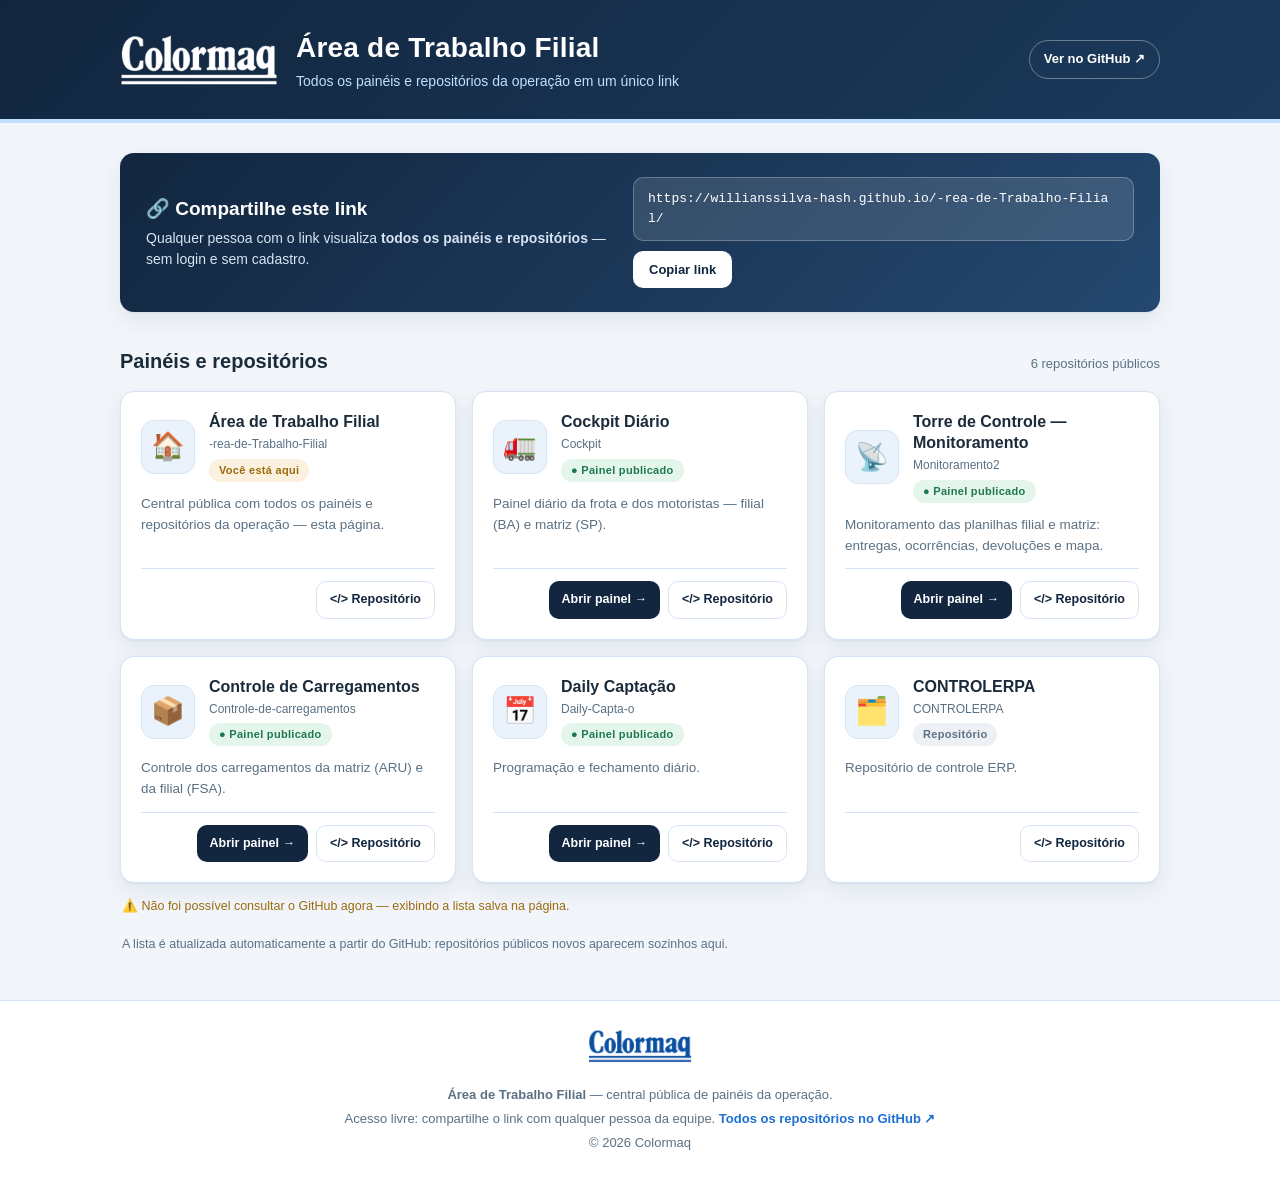
<file: index.html>
<!doctype html>
<html lang="pt-BR">
<head>
<meta charset="utf-8">
<meta name="viewport" content="width=device-width, initial-scale=1">
<title>Área de Trabalho Filial • Colormaq</title>
<meta name="description" content="Central pública da Área de Trabalho Filial — todos os painéis e repositórios da operação em um único link, acessíveis a qualquer pessoa.">
<link rel="icon" type="image/png" href="assets/logo-colormaq-blue.png">
<style>
  :root {
    --navy: #12263F;
    --navy-2: #1B3A5C;
    --blue: #1D6FD1;
    --blue-soft: #EAF2FC;
    --line: #D7E4F4;
    --bg: #F2F6FB;
    --card: #FFFFFF;
    --text: #1C2B3A;
    --muted: #5A7184;
    --green: #1E7A4E;
    --radius: 14px;
    --shadow: 0 1px 2px rgba(18, 38, 63, .06), 0 8px 24px rgba(18, 38, 63, .08);
  }
  * { box-sizing: border-box; }
  html { scroll-behavior: smooth; }
  body {
    margin: 0;
    font-family: -apple-system, BlinkMacSystemFont, "Segoe UI", Roboto, "Helvetica Neue", Arial, sans-serif;
    background: var(--bg);
    color: var(--text);
    line-height: 1.55;
  }
  .wrap { max-width: 1080px; margin: 0 auto; padding: 0 20px; }

  /* ---------- Cabeçalho ---------- */
  .topbar {
    background: linear-gradient(135deg, var(--navy) 0%, var(--navy-2) 100%);
    color: #fff;
    border-bottom: 4px solid #BFE0FF;
  }
  .topbar-inner {
    display: flex;
    align-items: center;
    gap: 18px;
    padding-top: 26px;
    padding-bottom: 26px;
  }
  .brand-logo { height: 52px; width: auto; }
  .brand-text { flex: 1; min-width: 0; }
  .brand-text h1 {
    margin: 0;
    font-size: clamp(20px, 3.2vw, 28px);
    letter-spacing: .2px;
  }
  .brand-text p { margin: 2px 0 0; color: #BFE0FF; font-size: 14px; }
  .github-link {
    color: #fff;
    text-decoration: none;
    font-size: 13px;
    font-weight: 600;
    border: 1px solid rgba(255, 255, 255, .35);
    border-radius: 999px;
    padding: 8px 14px;
    white-space: nowrap;
    transition: background .15s ease;
  }
  .github-link:hover { background: rgba(255, 255, 255, .12); }

  /* ---------- Cartão de compartilhamento ---------- */
  .share-card {
    background: linear-gradient(135deg, var(--navy) 0%, #24486F 100%);
    color: #fff;
    border-radius: var(--radius);
    box-shadow: var(--shadow);
    padding: 24px 26px;
    margin: 30px 0 34px;
    display: flex;
    flex-wrap: wrap;
    align-items: center;
    gap: 18px 26px;
  }
  .share-info { flex: 1 1 320px; }
  .share-info h2 { margin: 0 0 4px; font-size: 19px; }
  .share-info p { margin: 0; color: #D7E4F4; font-size: 14px; }
  .share-actions { display: flex; flex-wrap: wrap; align-items: center; gap: 10px; flex: 1 1 360px; }
  .share-url {
    font-family: ui-monospace, SFMono-Regular, Menlo, Consolas, monospace;
    font-size: 13px;
    background: rgba(255, 255, 255, .12);
    border: 1px solid rgba(255, 255, 255, .25);
    border-radius: 10px;
    padding: 11px 14px;
    color: #fff;
    word-break: break-all;
    flex: 1 1 auto;
  }
  .btn-copy, .btn-share {
    border: 0;
    border-radius: 10px;
    padding: 11px 16px;
    font-size: 13px;
    font-weight: 700;
    cursor: pointer;
    transition: transform .12s ease, background .15s ease;
  }
  .btn-copy { background: #fff; color: var(--navy); }
  .btn-copy:hover { background: #EAF2FC; }
  .btn-copy:active { transform: scale(.97); }
  .btn-share { background: #1D6FD1; color: #fff; }
  .btn-share:hover { background: #175FB4; }

  /* ---------- Seção / grade ---------- */
  .section-head {
    display: flex;
    align-items: baseline;
    justify-content: space-between;
    gap: 12px;
    flex-wrap: wrap;
    margin: 0 0 14px;
  }
  .section-head h2 { margin: 0; font-size: 20px; }
  .muted { color: var(--muted); font-size: 13px; }

  .grid {
    display: grid;
    grid-template-columns: repeat(auto-fill, minmax(300px, 1fr));
    gap: 16px;
  }
  .card {
    background: var(--card);
    border: 1px solid var(--line);
    border-radius: var(--radius);
    box-shadow: var(--shadow);
    padding: 20px;
    display: flex;
    flex-direction: column;
    gap: 12px;
    transition: transform .15s ease, box-shadow .15s ease;
  }
  .card:hover { transform: translateY(-3px); box-shadow: 0 4px 8px rgba(18,38,63,.08), 0 16px 34px rgba(18,38,63,.13); }
  .card-top { display: flex; align-items: center; gap: 14px; }
  .icon {
    flex: none;
    width: 54px; height: 54px;
    display: grid;
    place-items: center;
    font-size: 27px;
    background: var(--blue-soft);
    border: 1px solid var(--line);
    border-radius: 13px;
  }
  .card-top h3 { margin: 0; font-size: 16px; line-height: 1.3; }
  .card-top .sub { font-size: 12px; color: var(--muted); margin-top: 2px; }

  .badge {
    display: inline-block;
    margin-top: 5px;
    font-size: 11px;
    font-weight: 700;
    letter-spacing: .3px;
    padding: 3px 10px;
    border-radius: 999px;
  }
  .badge.live  { background: #E4F5EC; color: var(--green); }
  .badge.plain { background: #EDF0F4; color: var(--muted); }
  .badge.here  { background: #FCF0DE; color: #9A6B0F; }

  .desc { margin: 0; font-size: 13.5px; color: var(--muted); flex: 1; }
  .card-foot {
    display: flex;
    align-items: center;
    justify-content: space-between;
    gap: 10px;
    flex-wrap: wrap;
    border-top: 1px solid var(--line);
    padding-top: 12px;
  }
  .date { font-size: 12px; color: var(--muted); white-space: nowrap; }
  .btns { display: flex; gap: 8px; flex-wrap: wrap; }
  .btn {
    display: inline-flex;
    align-items: center;
    gap: 6px;
    border-radius: 10px;
    padding: 8px 13px;
    font-size: 12.5px;
    font-weight: 700;
    text-decoration: none;
    transition: background .15s ease, border-color .15s ease;
  }
  .btn-primary { background: var(--navy); color: #fff; }
  .btn-primary:hover { background: var(--navy-2); }
  .btn-ghost { background: #fff; color: var(--navy); border: 1px solid var(--line); }
  .btn-ghost:hover { border-color: var(--navy); }

  .note { margin: 18px 2px 0; font-size: 12.5px; color: var(--muted); }
  .offline-note { display: none; margin: 14px 2px 0; font-size: 12.5px; color: #9A6B0F; }

  /* ---------- Rodapé ---------- */
  footer {
    margin-top: 46px;
    background: #fff;
    border-top: 1px solid var(--line);
    padding: 28px 20px 34px;
    text-align: center;
  }
  .footer-logo { height: 34px; margin-bottom: 10px; }
  footer p { margin: 4px 0; font-size: 13px; color: var(--muted); }
  footer a { color: var(--blue); font-weight: 600; text-decoration: none; }
  footer a:hover { text-decoration: underline; }

  .loading { color: var(--muted); font-size: 14px; padding: 12px 2px; }

  @media (max-width: 560px) {
    .topbar-inner { flex-wrap: wrap; }
    .github-link { order: 3; }
    .brand-logo { height: 42px; }
  }
</style>
</head>
<body>

<header class="topbar">
  <div class="wrap topbar-inner">
    <img src="assets/logo-colormaq-white.png" alt="Logo Colormaq" class="brand-logo">
    <div class="brand-text">
      <h1>Área de Trabalho Filial</h1>
      <p>Todos os painéis e repositórios da operação em um único link</p>
    </div>
    <a class="github-link" href="https://github.com/willianssilva-hash?tab=repositories" target="_blank" rel="noopener">Ver no GitHub ↗</a>
  </div>
</header>

<main class="wrap">

  <section class="share-card" aria-label="Compartilhar o link de acesso">
    <div class="share-info">
      <h2>🔗 Compartilhe este link</h2>
      <p>Qualquer pessoa com o link visualiza <strong>todos os painéis e repositórios</strong> — sem login e sem cadastro.</p>
    </div>
    <div class="share-actions">
      <span class="share-url" id="share-url">https://willianssilva-hash.github.io/-rea-de-Trabalho-Filial/</span>
      <button class="btn-copy" id="copy-btn" type="button">Copiar link</button>
      <button class="btn-share" id="native-share-btn" type="button" hidden>Compartilhar</button>
    </div>
  </section>

  <section aria-label="Painéis e repositórios">
    <div class="section-head">
      <h2>Painéis e repositórios</h2>
      <span class="muted" id="repo-count"></span>
    </div>
    <div id="grid" class="grid" aria-live="polite">
      <div class="loading">Carregando repositórios…</div>
    </div>
    <p class="offline-note" id="offline-note">⚠️ Não foi possível consultar o GitHub agora — exibindo a lista salva na página.</p>
    <p class="note">A lista é atualizada automaticamente a partir do GitHub: repositórios públicos novos aparecem sozinhos aqui.</p>
  </section>

</main>

<footer>
  <img src="assets/logo-colormaq-blue.png" alt="Logo Colormaq" class="footer-logo">
  <p><strong>Área de Trabalho Filial</strong> — central pública de painéis da operação.</p>
  <p>Acesso livre: compartilhe o link com qualquer pessoa da equipe. <a href="https://github.com/willianssilva-hash?tab=repositories" target="_blank" rel="noopener">Todos os repositórios no GitHub ↗</a></p>
  <p>© <span id="year"></span> Colormaq</p>
</footer>

<script>
(function () {
  'use strict';

  var OWNER = 'willianssilva-hash';
  var HUB_REPO = '-rea-de-Trabalho-Filial';
  var SHARE_URL = 'https://' + OWNER + '.github.io/' + HUB_REPO + '/';
  var API_URL = 'https://api.github.com/users/' + OWNER + '/repos?per_page=100&sort=updated';
  var CACHE_KEY = 'atf-repos-cache-v1';
  var CACHE_TTL = 5 * 60 * 1000; // 5 minutos

  /* Informações amigáveis dos repositórios conhecidos.
     Usadas como enriquecimento dos dados da API e como
     lista reserva caso a consulta ao GitHub falhe. */
  var KNOWN = [
    { name: HUB_REPO,                    display: 'Área de Trabalho Filial',           icon: '🏠', desc: 'Central pública com todos os painéis e repositórios da operação — esta página.' },
    { name: 'Cockpit',                   display: 'Cockpit Diário',                    icon: '🚛', desc: 'Painel diário da frota e dos motoristas — filial (BA) e matriz (SP).' },
    { name: 'Monitoramento2',            display: 'Torre de Controle — Monitoramento', icon: '📡', desc: 'Monitoramento das planilhas filial e matriz: entregas, ocorrências, devoluções e mapa.' },
    { name: 'Controle-de-carregamentos', display: 'Controle de Carregamentos',         icon: '📦', desc: 'Controle dos carregamentos da matriz (ARU) e da filial (FSA).' },
    { name: 'Daily-Capta-o',             display: 'Daily Captação',                    icon: '📅', desc: 'Programação e fechamento diário.' },
    { name: 'CONTROLERPA',               display: 'CONTROLERPA',                       icon: '🗂️', desc: 'Repositório de controle ERP.' }
  ];
  var KNOWN_BY_NAME = {};
  KNOWN.forEach(function (k) { KNOWN_BY_NAME[k.name] = k; });

  function pagesUrl(name) { return 'https://' + OWNER + '.github.io/' + name + '/'; }
  function repoUrl(name)  { return 'https://github.com/' + OWNER + '/' + name; }

  var dateFmt;
  try { dateFmt = new Intl.DateTimeFormat('pt-BR', { day: 'numeric', month: 'short', year: 'numeric' }); }
  catch (e) { dateFmt = null; }
  function formatDate(iso) {
    if (!iso) return '';
    var d = new Date(iso);
    if (isNaN(d.getTime())) return '';
    return dateFmt ? 'Atualizado em ' + dateFmt.format(d) : 'Atualizado em ' + d.toISOString().slice(0, 10);
  }

  function esc(s) {
    return String(s == null ? '' : s).replace(/[&<>"']/g, function (c) {
      return { '&': '&amp;', '<': '&lt;', '>': '&gt;', '"': '&quot;', "'": '&#39;' }[c];
    });
  }

  /* ---------- Carregamento (API + cache + reserva) ---------- */
  function readCache() {
    try {
      var raw = localStorage.getItem(CACHE_KEY);
      if (!raw) return null;
      var data = JSON.parse(raw);
      if (!data || !data.repos || !data.at || Date.now() - data.at > CACHE_TTL) return null;
      return data.repos;
    } catch (e) { return null; }
  }
  function writeCache(repos) {
    try { localStorage.setItem(CACHE_KEY, JSON.stringify({ at: Date.now(), repos: repos })); } catch (e) {}
  }

  function fetchRepos() {
    var controller = window.AbortController ? new AbortController() : null;
    var timer = controller ? setTimeout(function () { controller.abort(); }, 7000) : null;
    return fetch(API_URL, { headers: { 'Accept': 'application/vnd.github+json' }, signal: controller ? controller.signal : undefined })
      .then(function (res) {
        if (timer) clearTimeout(timer);
        if (!res.ok) throw new Error('HTTP ' + res.status);
        return res.json();
      });
  }

  function normalize(apiList) {
    return apiList.map(function (r) {
      var known = KNOWN_BY_NAME[r.name] || {};
      return {
        name: r.name,
        display: known.display || r.name,
        desc: known.desc || r.description || '',
        icon: known.icon || '📊',
        hasPages: !!r.has_pages && r.name !== HUB_REPO,
        isHub: r.name === HUB_REPO,
        pushedAt: r.pushed_at || null
      };
    });
  }

  function fallbackList() {
    return KNOWN.map(function (k) {
      return {
        name: k.name,
        display: k.display,
        desc: k.desc,
        icon: k.icon,
        hasPages: k.name !== HUB_REPO && k.name !== 'CONTROLERPA',
        isHub: k.name === HUB_REPO,
        pushedAt: null
      };
    });
  }

  function sortRepos(list) {
    var weight = function (r) {
      if (r.isHub) return 0;            // central primeiro
      if (r.hasPages) return 1;         // painéis publicados em seguida
      return 2;                         // demais repositórios
    };
    return list.slice().sort(function (a, b) {
      var wa = weight(a), wb = weight(b);
      if (wa !== wb) return wa - wb;
      var ta = a.pushedAt ? Date.parse(a.pushedAt) : 0;
      var tb = b.pushedAt ? Date.parse(b.pushedAt) : 0;
      return tb - ta; // mais recentes primeiro
    });
  }

  /* ---------- Renderização ---------- */
  function cardHtml(r) {
    var badge;
    if (r.isHub) {
      badge = '<span class="badge here">Você está aqui</span>';
    } else if (r.hasPages) {
      badge = '<span class="badge live">● Painel publicado</span>';
    } else {
      badge = '<span class="badge plain">Repositório</span>';
    }

    var openBtn = (r.hasPages && !r.isHub)
      ? '<a class="btn btn-primary" href="' + esc(pagesUrl(r.name)) + '" target="_blank" rel="noopener">Abrir painel →</a>'
      : '';

    return '' +
      '<article class="card">' +
        '<div class="card-top">' +
          '<span class="icon" aria-hidden="true">' + r.icon + '</span>' +
          '<div>' +
            '<h3>' + esc(r.display) + '</h3>' +
            '<div class="sub">' + esc(r.name) + '</div>' +
            badge +
          '</div>' +
        '</div>' +
        '<p class="desc">' + esc(r.desc || 'Repositório público de ' + OWNER + '.') + '</p>' +
        '<div class="card-foot">' +
          '<span class="date">' + esc(formatDate(r.pushedAt)) + '</span>' +
          '<div class="btns">' +
            openBtn +
            '<a class="btn btn-ghost" href="' + esc(repoUrl(r.name)) + '" target="_blank" rel="noopener">&lt;/&gt; Repositório</a>' +
          '</div>' +
        '</div>' +
      '</article>';
  }

  function render(repos) {
    var grid = document.getElementById('grid');
    var sorted = sortRepos(repos);
    grid.innerHTML = sorted.map(cardHtml).join('');
    document.getElementById('repo-count').textContent =
      sorted.length + (sorted.length === 1 ? ' repositório público' : ' repositórios públicos');
  }

  /* ---------- Boot ---------- */
  document.getElementById('year').textContent = new Date().getFullYear();

  var cached = readCache();
  if (cached) render(cached);

  fetchRepos()
    .then(function (apiList) {
      var repos = normalize(Array.isArray(apiList) ? apiList : []);
      if (!repos.length) throw new Error('lista vazia');
      writeCache(repos);
      render(repos);
    })
    .catch(function () {
      if (!cached) {
        render(fallbackList());
        document.getElementById('offline-note').style.display = 'block';
      }
    });

  /* ---------- Compartilhar ---------- */
  var copyBtn = document.getElementById('copy-btn');
  copyBtn.addEventListener('click', function () {
    var done = function () {
      copyBtn.textContent = '✓ Copiado!';
      setTimeout(function () { copyBtn.textContent = 'Copiar link'; }, 2000);
    };
    if (navigator.clipboard && navigator.clipboard.writeText) {
      navigator.clipboard.writeText(SHARE_URL).then(done, function () { legacyCopy(done); });
    } else {
      legacyCopy(done);
    }
  });
  function legacyCopy(done) {
    var ta = document.createElement('textarea');
    ta.value = SHARE_URL;
    ta.style.position = 'fixed';
    ta.style.opacity = '0';
    document.body.appendChild(ta);
    ta.select();
    try { document.execCommand('copy'); done(); } catch (e) {}
    document.body.removeChild(ta);
  }

  var shareBtn = document.getElementById('native-share-btn');
  if (navigator.share) {
    shareBtn.hidden = false;
    shareBtn.addEventListener('click', function () {
      navigator.share({
        title: 'Área de Trabalho Filial',
        text: 'Todos os painéis e repositórios da operação em um único link:',
        url: SHARE_URL
      }).catch(function () {});
    });
  }
})();
</script>
</body>
</html>
</file>
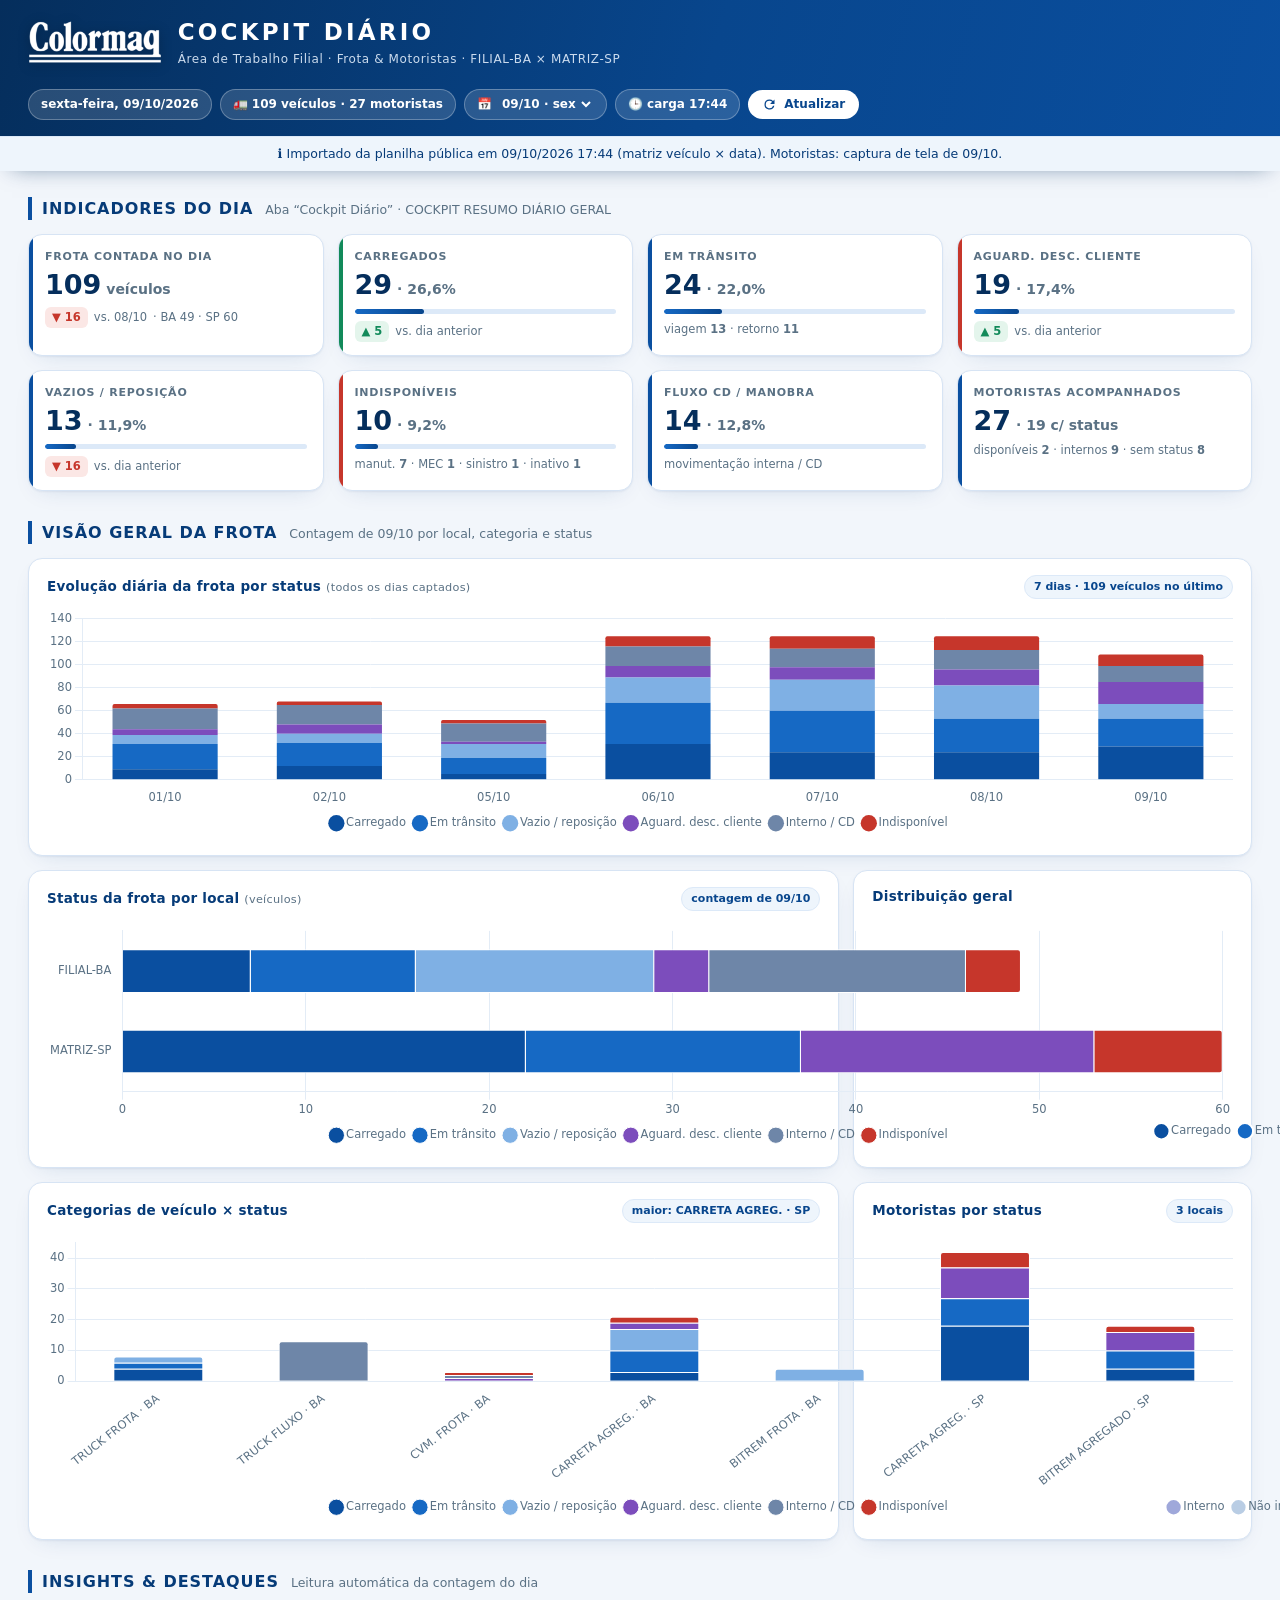
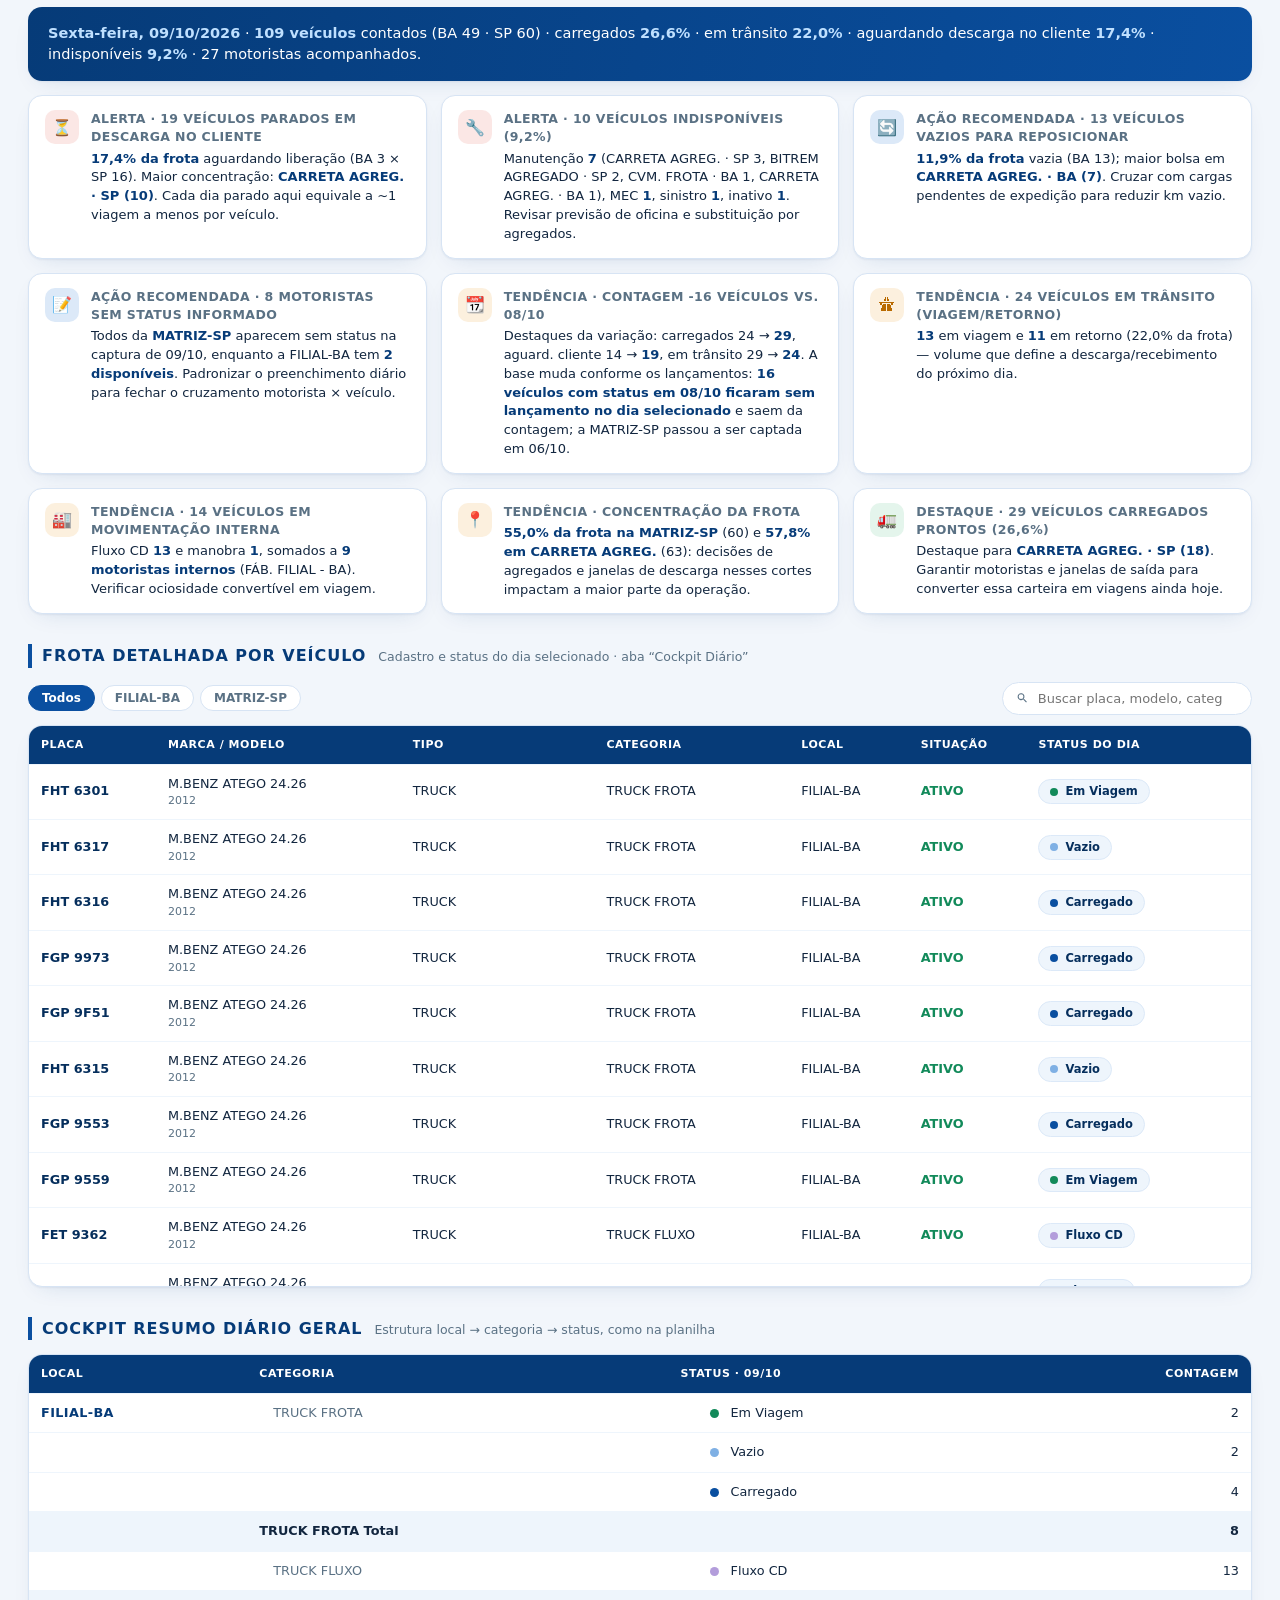
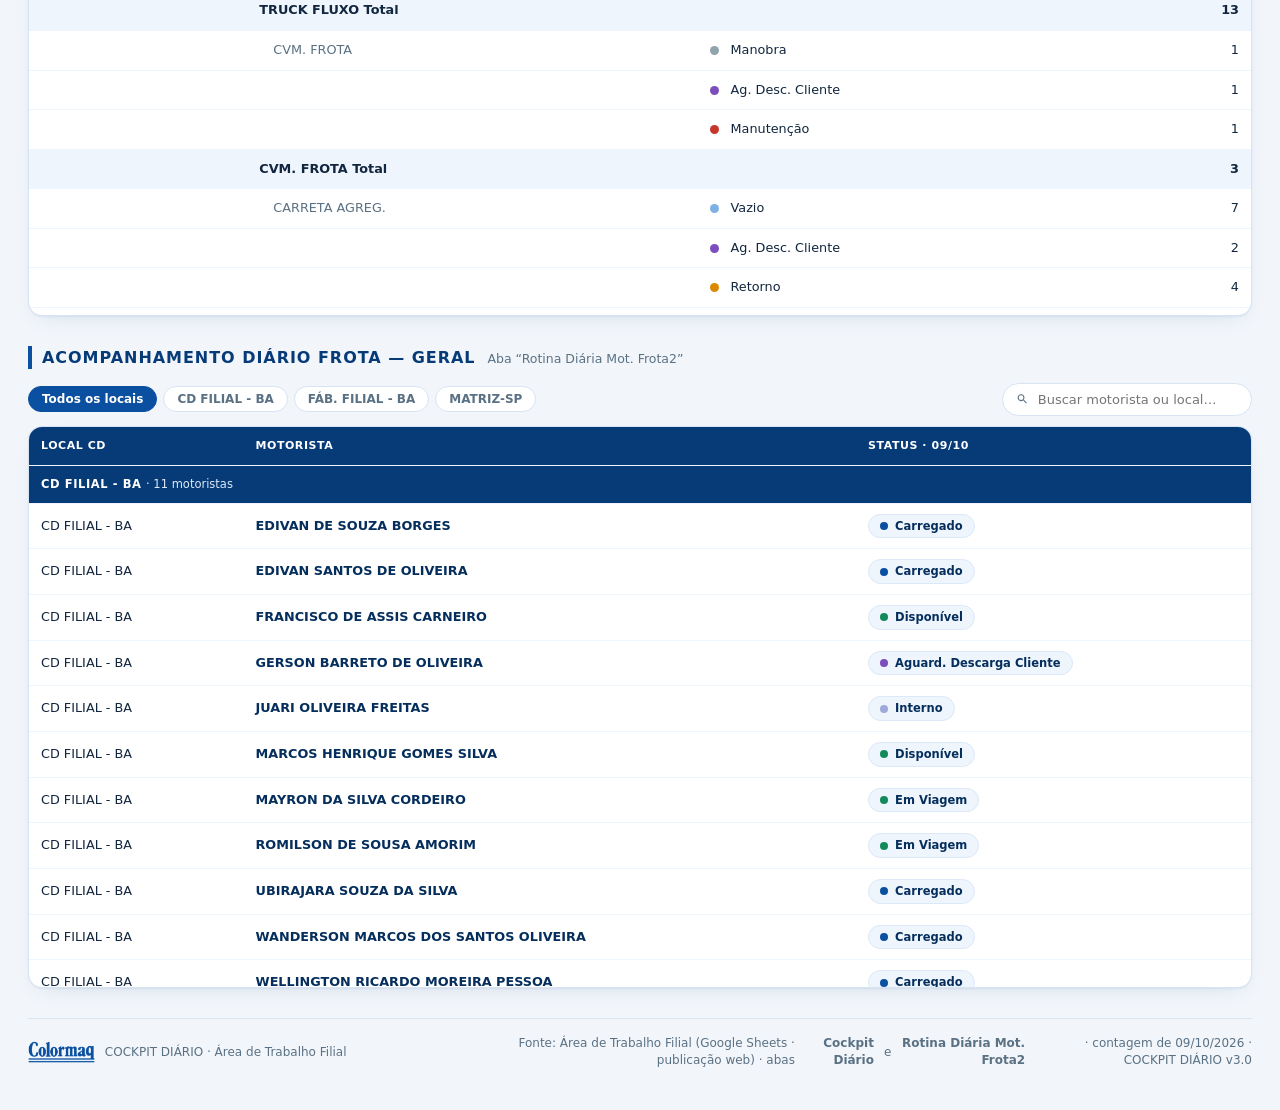
<file: app/index.html>
<!DOCTYPE html>
<html lang="pt-BR">
<head>
<meta charset="utf-8">
<meta name="viewport" content="width=device-width, initial-scale=1">
<title>COCKPIT DIÁRIO • Colormaq | Área de Trabalho Filial</title>
<meta name="description" content="Cockpit Diário da frota Colormaq — contagem de veículos por local, categoria e status + acompanhamento diário de motoristas.">
<link rel="icon" type="image/png" href="assets/logo-colormaq-blue.png">
<link rel="stylesheet" href="css/style.css">
</head>
<body>

<!-- ============================ TOPO ============================ -->
<header class="topbar">
  <div class="topbar-inner">
    <div class="brand">
      <img src="assets/logo-colormaq-white.png" alt="Colormaq" class="brand-logo">
      <div class="brand-text">
        <h1>COCKPIT DIÁRIO</h1>
        <p>Área de Trabalho Filial · Frota &amp; Motoristas · FILIAL-BA × MATRIZ-SP</p>
      </div>
    </div>
    <div class="topbar-meta">
      <span class="chip chip-light" id="chip-data">—</span>
      <span class="chip chip-light" id="chip-total">—</span>
      <label class="chip chip-light chip-select">📅
        <select id="sel-data" title="Data da contagem"></select>
      </label>
      <span class="chip chip-light" id="chip-atualizacao" title="Horário da carga">—</span>
      <button class="btn-refresh" id="btn-atualizar" title="Recarregar dados da planilha">
        <svg viewBox="0 0 24 24" width="15" height="15" aria-hidden="true"><path fill="currentColor" d="M17.65 6.35A7.96 7.96 0 0 0 12 4a8 8 0 1 0 7.73 10h-2.08A6 6 0 1 1 12 6c1.66 0 3.14.69 4.22 1.78L13 11h7V4l-2.35 2.35z"/></svg>
        Atualizar
      </button>
    </div>
  </div>
  <div class="source-flag" id="source-flag" hidden></div>
</header>

<main class="page">

  <!-- ========================= KPIs ========================= -->
  <section class="section">
    <div class="section-head">
      <h2>Indicadores do dia</h2>
      <span class="section-sub">Aba “Cockpit Diário” · COCKPIT RESUMO DIÁRIO GERAL</span>
    </div>
    <div class="kpi-grid" id="kpi-grid"><!-- preenchido via JS --></div>
  </section>

  <!-- ======================= GRÁFICOS ======================= -->
  <section class="section">
    <div class="section-head">
      <h2>Visão geral da frota</h2>
      <span class="section-sub">Contagem de 09/10 por local, categoria e status</span>
    </div>

    <div class="grid grid-3">
      <article class="card span-3">
        <header class="card-head">
          <h3>Evolução diária da frota por status <small>(todos os dias captados)</small></h3>
          <span class="card-tag" id="tag-evol"></span>
        </header>
        <div class="chart-box"><canvas id="chart-evol"></canvas></div>
      </article>

      <article class="card span-2">
        <header class="card-head">
          <h3>Status da frota por local <small>(veículos)</small></h3>
          <span class="card-tag" id="tag-locais"></span>
        </header>
        <div class="chart-box"><canvas id="chart-locais"></canvas></div>
      </article>

      <article class="card">
        <header class="card-head"><h3>Distribuição geral</h3></header>
        <div class="chart-box"><canvas id="chart-grupos"></canvas></div>
      </article>

      <article class="card span-2">
        <header class="card-head">
          <h3>Categorias de veículo × status</h3>
          <span class="card-tag" id="tag-cats"></span>
        </header>
        <div class="chart-box tall"><canvas id="chart-categorias"></canvas></div>
      </article>

      <article class="card">
        <header class="card-head"><h3>Motoristas por status</h3><span class="card-tag" id="tag-mot"></span></header>
        <div class="chart-box tall"><canvas id="chart-motoristas"></canvas></div>
      </article>
    </div>
  </section>

  <!-- ======================== INSIGHTS ======================== -->
  <section class="section">
    <div class="section-head">
      <h2>Insights &amp; destaques</h2>
      <span class="section-sub">Leitura automática da contagem do dia</span>
    </div>
    <div class="insight-summary" id="insight-summary"></div>
    <div class="insight-grid" id="insight-grid"></div>
  </section>

  <!-- ===================== FROTA DETALHADA ===================== -->
  <section class="section">
    <div class="section-head">
      <h2>Frota detalhada por veículo</h2>
      <span class="section-sub">Cadastro e status do dia selecionado · aba “Cockpit Diário”</span>
    </div>
    <div class="table-tools">
      <div class="filters" id="filters-frota">
        <button class="filter is-active" data-local="todos">Todos</button>
        <button class="filter" data-local="FILIAL-BA">FILIAL-BA</button>
        <button class="filter" data-local="MATRIZ-SP">MATRIZ-SP</button>
      </div>
      <label class="search">
        <svg viewBox="0 0 24 24" width="14" height="14" aria-hidden="true"><path fill="currentColor" d="M15.5 14h-.79l-.28-.27a6.5 6.5 0 1 0-.7.7l.27.28v.79l5 4.99L20.49 19l-4.99-5zm-6 0A4.5 4.5 0 1 1 14 9.5 4.5 4.5 0 0 1 9.5 14z"/></svg>
        <input type="search" id="busca-frota" placeholder="Buscar placa, modelo, categoria…">
      </label>
    </div>
    <div class="card table-card">
      <div class="table-wrap">
        <table class="table" id="tabela-frota">
          <thead>
            <tr>
              <th data-fkey="placa">Placa</th>
              <th data-fkey="marca">Marca / modelo</th>
              <th data-fkey="tp_veiculo">Tipo</th>
              <th data-fkey="categoria">Categoria</th>
              <th data-fkey="local">Local</th>
              <th data-fkey="situacao">Situação</th>
              <th>Status do dia</th>
            </tr>
          </thead>
          <tbody id="tbody-frota"></tbody>
        </table>
      </div>
    </div>
  </section>

  <!-- ================== RESUMO DIÁRIO GERAL ================== -->
  <section class="section">
    <div class="section-head">
      <h2>Cockpit resumo diário geral</h2>
      <span class="section-sub">Estrutura local → categoria → status, como na planilha</span>
    </div>
    <div class="card table-card">
      <div class="table-wrap">
        <table class="table tree" id="tabela-resumo">
          <thead>
            <tr>
              <th style="cursor:default">Local</th>
              <th style="cursor:default">Categoria</th>
              <th style="cursor:default">Status · 09/10</th>
              <th class="num" style="cursor:default">Contagem</th>
            </tr>
          </thead>
          <tbody id="tbody-resumo"></tbody>
        </table>
      </div>
    </div>
  </section>

  <!-- ==================== ROTINA / MOTORISTAS ==================== -->
  <section class="section">
    <div class="section-head">
      <h2>Acompanhamento diário frota — geral</h2>
      <span class="section-sub">Aba “Rotina Diária Mot. Frota2”</span>
    </div>

    <div class="table-tools">
      <div class="filters" id="filters">
        <button class="filter is-active" data-local="todos">Todos os locais</button>
      </div>
      <label class="search">
        <svg viewBox="0 0 24 24" width="14" height="14" aria-hidden="true"><path fill="currentColor" d="M15.5 14h-.79l-.28-.27a6.5 6.5 0 1 0-.7.7l.27.28v.79l5 4.99L20.49 19l-4.99-5zm-6 0A4.5 4.5 0 1 1 14 9.5 4.5 4.5 0 0 1 9.5 14z"/></svg>
        <input type="search" id="busca" placeholder="Buscar motorista ou local…">
      </label>
    </div>

    <div class="card table-card">
      <div class="table-wrap">
        <table class="table" id="tabela-rotina">
          <thead>
            <tr>
              <th data-key="local">Local CD</th>
              <th data-key="motorista">Motorista</th>
              <th data-key="status">Status · 09/10</th>
            </tr>
          </thead>
          <tbody id="tbody-rotina"></tbody>
        </table>
      </div>
    </div>
  </section>

  <footer class="page-footer">
    <div>
      <img src="assets/logo-colormaq-blue.png" alt="Colormaq" class="footer-logo">
      <span>COCKPIT DIÁRIO · Área de Trabalho Filial</span>
    </div>
    <div class="footer-source" id="footer-source"></div>
  </footer>
</main>

<script src="vendor/chart.umd.min.js"></script>
<script src="js/app.js"></script>
</body>
</html>
</file>
<file: app/css/style.css>
/* ==========================================================================
   COCKPIT DIÁRIO · Colormaq — tema azul & branco
   ========================================================================== */
:root{
  --azul-900:#052E5C;
  --azul-800:#063B78;
  --azul-700:#08468D;
  --azul-600:#0A4FA0;
  --azul-500:#1669C4;
  --azul-300:#7FB0E4;
  --azul-100:#DCE9F8;
  --azul-050:#EEF5FC;
  --bg:#F2F6FB;
  --branco:#FFFFFF;
  --tinta:#12263F;
  --tinta-suave:#5A7184;
  --borda:#D7E4F4;
  --ok:#128A5A;
  --ok-bg:#E4F5EC;
  --warn:#B96A00;
  --warn-bg:#FCF0DE;
  --risk:#C6362B;
  --risk-bg:#FBE7E5;
  --sombra:0 1px 2px rgba(6,59,120,.06), 0 8px 24px -12px rgba(6,59,120,.18);
  --raio:14px;
}

*{box-sizing:border-box}
html,body{margin:0;padding:0}
body{
  background:var(--bg);
  color:var(--tinta);
  font:14px/1.45 "Segoe UI", system-ui, -apple-system, Roboto, "Helvetica Neue", Arial, sans-serif;
  -webkit-font-smoothing:antialiased;
}

/* ------------------------------- topo ------------------------------- */
.topbar{
  background:linear-gradient(105deg, var(--azul-900) 0%, var(--azul-700) 55%, var(--azul-600) 100%);
  color:#fff;
  box-shadow:0 6px 22px -12px rgba(5,46,92,.65);
}
.topbar-inner{
  max-width:1440px;margin:0 auto;padding:16px 28px;
  display:flex;align-items:center;justify-content:space-between;gap:20px;flex-wrap:wrap;
}
.brand{display:flex;align-items:center;gap:16px}
.brand-logo{height:44px;width:auto;display:block;filter:drop-shadow(0 2px 6px rgba(0,0,0,.25))}
.brand-text h1{
  margin:0;font-size:23px;letter-spacing:.14em;font-weight:700;
}
.brand-text p{margin:2px 0 0;font-size:12px;letter-spacing:.05em;color:var(--azul-100);opacity:.92}
.topbar-meta{display:flex;align-items:center;gap:8px;flex-wrap:wrap}
.chip-select select{background:transparent;border:0;color:#fff;font:600 12px/1 "Segoe UI",system-ui,sans-serif;outline:0;cursor:pointer}
.chip-select select option{color:#12263F}
.chip{
  display:inline-flex;align-items:center;gap:6px;
  padding:6px 12px;border-radius:999px;font-size:12px;font-weight:600;
  background:rgba(255,255,255,.14);border:1px solid rgba(255,255,255,.28);color:#fff;
}
.btn-refresh{
  display:inline-flex;align-items:center;gap:7px;cursor:pointer;
  background:#fff;color:var(--azul-700);border:0;border-radius:999px;
  padding:7px 14px;font:600 12px/1 "Segoe UI",system-ui,sans-serif;
  transition:transform .12s ease, box-shadow .12s ease;
}
.btn-refresh:hover{transform:translateY(-1px);box-shadow:0 6px 14px -6px rgba(0,0,0,.4)}
.source-flag{padding:8px 28px;font-size:12.5px;text-align:center}
.source-flag.warn{background:var(--warn-bg);color:var(--warn);border-top:1px solid #F0D9AE}
.source-flag.info{background:var(--azul-050);color:var(--azul-800);border-top:1px solid var(--azul-100)}
.source-flag code{background:#fff;border:1px solid var(--borda);border-radius:4px;padding:1px 5px}

/* ------------------------------- página ------------------------------ */
.page{max-width:1440px;margin:0 auto;padding:26px 28px 40px}
.section{margin-bottom:30px}
.section-head{display:flex;align-items:baseline;gap:12px;margin:0 0 14px}
.section-head h2{
  margin:0;font-size:16px;letter-spacing:.06em;text-transform:uppercase;color:var(--azul-800);
  padding-left:10px;border-left:4px solid var(--azul-600);
}
.section-sub{color:var(--tinta-suave);font-size:12.5px}

/* -------------------------------- KPIs ------------------------------- */
.kpi-grid{display:grid;grid-template-columns:repeat(4,minmax(0,1fr));gap:14px}
.kpi{
  background:var(--branco);border:1px solid var(--borda);border-radius:var(--raio);
  padding:14px 16px 13px;box-shadow:var(--sombra);position:relative;overflow:hidden;
}
.kpi::before{content:"";position:absolute;inset:0 auto 0 0;width:4px;background:var(--azul-600)}
.kpi.tone-ok::before{background:var(--ok)}
.kpi.tone-warn::before{background:var(--warn)}
.kpi.tone-risk::before{background:var(--risk)}
.kpi-label{font-size:11px;font-weight:700;letter-spacing:.07em;text-transform:uppercase;color:var(--tinta-suave)}
.kpi-value{font-size:27px;font-weight:700;color:var(--azul-900);margin-top:5px;line-height:1.1;font-variant-numeric:tabular-nums}
.kpi-value small{font-size:14px;font-weight:600;color:var(--tinta-suave)}
.kpi-foot{display:flex;align-items:center;gap:6px;margin-top:7px;font-size:11.5px;color:var(--tinta-suave)}
.kpi-delta{display:inline-flex;align-items:center;gap:3px;font-weight:700;border-radius:6px;padding:2px 7px}
.kpi-delta.up{background:var(--ok-bg);color:var(--ok)}
.kpi-delta.down{background:var(--risk-bg);color:var(--risk)}
.kpi-delta.flat{background:var(--azul-050);color:var(--azul-700)}
.kpi-bar{height:5px;border-radius:99px;background:var(--azul-100);margin-top:9px;overflow:hidden}
.kpi-bar i{display:block;height:100%;border-radius:99px;background:linear-gradient(90deg,var(--azul-500),var(--azul-700))}

/* ------------------------------- cards ------------------------------- */
.grid{display:grid;gap:14px}
.grid-3{grid-template-columns:repeat(3,minmax(0,1fr))}
.span-2{grid-column:span 2}
.span-3{grid-column:span 3}
.card{
  background:var(--branco);border:1px solid var(--borda);border-radius:var(--raio);
  box-shadow:var(--sombra);padding:16px 18px;
}
.card-head{display:flex;align-items:center;justify-content:space-between;gap:10px;margin-bottom:10px}
.card-head h3{margin:0;font-size:13.5px;font-weight:700;color:var(--azul-800);letter-spacing:.02em}
.card-head h3 small{font-weight:500;color:var(--tinta-suave)}
.card-tag{
  font-size:11px;font-weight:700;color:var(--azul-700);background:var(--azul-050);
  border:1px solid var(--azul-100);padding:3px 9px;border-radius:999px;white-space:nowrap;
}
.chart-box{position:relative;height:230px}
.chart-box.tall{height:290px}

/* ------------------------------ insights ----------------------------- */
.insight-summary{
  background:linear-gradient(100deg,var(--azul-800),var(--azul-600));
  color:#fff;border-radius:var(--raio);padding:16px 20px;margin-bottom:14px;
  font-size:14.5px;box-shadow:var(--sombra);
}
.insight-summary strong{color:#BFE0FF}
.insight-grid{display:grid;grid-template-columns:repeat(3,minmax(0,1fr));gap:14px}
.insight{
  background:var(--branco);border:1px solid var(--borda);border-radius:var(--raio);
  padding:14px 16px;box-shadow:var(--sombra);display:flex;gap:12px;align-items:flex-start;
}
.insight .ico{
  flex:0 0 34px;height:34px;border-radius:10px;display:grid;place-items:center;
  font-size:16px;background:var(--azul-050);color:var(--azul-700);
}
.insight.destaque .ico{background:var(--ok-bg);color:var(--ok)}
.insight.alerta   .ico{background:var(--risk-bg);color:var(--risk)}
.insight.tendencia .ico{background:var(--warn-bg);color:var(--warn)}
.insight.acao     .ico{background:var(--azul-100);color:var(--azul-800)}
.insight h4{margin:0 0 3px;font-size:12.5px;letter-spacing:.03em;text-transform:uppercase;color:var(--tinta-suave)}
.insight p{margin:0;font-size:13px;color:var(--tinta)}
.insight p b{color:var(--azul-800)}

/* ------------------------------- tabela ------------------------------ */
.table-tools{display:flex;align-items:center;justify-content:space-between;gap:14px;margin-bottom:10px;flex-wrap:wrap}
.filters{display:flex;gap:6px;flex-wrap:wrap}
.filter{
  border:1px solid var(--borda);background:#fff;color:var(--tinta-suave);
  border-radius:999px;padding:6px 13px;font:600 12px/1 "Segoe UI",system-ui,sans-serif;cursor:pointer;
}
.filter:hover{border-color:var(--azul-300);color:var(--azul-700)}
.filter.is-active{background:var(--azul-600);border-color:var(--azul-600);color:#fff}
.search{
  display:inline-flex;align-items:center;gap:7px;background:#fff;border:1px solid var(--borda);
  border-radius:999px;padding:7px 13px;color:var(--tinta-suave);min-width:250px;
}
.search input{border:0;outline:0;font:13px "Segoe UI",system-ui,sans-serif;color:var(--tinta);width:100%;background:transparent}
.table-card{padding:0;overflow:hidden}
.table-wrap{overflow:auto;max-height:560px}
.table{width:100%;border-collapse:collapse;font-size:12.8px;min-width:1180px}
.table thead th{
  position:sticky;top:0;z-index:2;background:var(--azul-800);color:#fff;
  text-align:left;font-size:11px;letter-spacing:.05em;text-transform:uppercase;
  padding:11px 12px;cursor:pointer;user-select:none;white-space:nowrap;
}
.table thead th.num{text-align:right}
.table thead th:hover{background:var(--azul-700)}
.table thead th .arrow{opacity:.65;font-size:10px}
.table tbody td{padding:10px 12px;border-top:1px solid var(--azul-050);vertical-align:middle}
.table tbody tr:hover{background:var(--azul-050)}
.table td.num{text-align:right;font-variant-numeric:tabular-nums}
.cell-mot{font-weight:700;color:var(--azul-900)}
.cell-sub{display:block;font-size:11px;color:var(--tinta-suave);font-weight:500}
.pill{display:inline-flex;align-items:center;gap:5px;border-radius:999px;padding:3px 10px;font-size:11px;font-weight:700;white-space:nowrap}
.pill::before{content:"";width:6px;height:6px;border-radius:50%;background:currentColor}
.pill.em-rota{background:var(--azul-050);color:var(--azul-700)}
.pill.concluido{background:var(--ok-bg);color:var(--ok)}
.pill.manutencao{background:var(--warn-bg);color:var(--warn)}
.pill.parado{background:var(--risk-bg);color:var(--risk)}
.pill.reserva{background:#EDF0F4;color:#5A7184}
.prog{min-width:110px}
.prog .prog-top{display:flex;justify-content:space-between;font-size:11px;color:var(--tinta-suave);margin-bottom:3px}
.prog .prog-bar{height:6px;border-radius:99px;background:var(--azul-100);overflow:hidden}
.prog .prog-bar i{display:block;height:100%;background:var(--azul-600)}
.prog.ok .prog-bar i{background:var(--ok)}
.prog.warn .prog-bar i{background:var(--warn)}
.prog.risk .prog-bar i{background:var(--risk)}
.table tfoot td{
  padding:11px 12px;background:var(--azul-050);font-weight:700;color:var(--azul-900);
  border-top:2px solid var(--azul-100);font-variant-numeric:tabular-nums;
}

/* --------------------------- tabela árvore --------------------------- */
.dot{display:inline-block;width:9px;height:9px;border-radius:50%;margin-right:7px;vertical-align:middle;box-shadow:0 0 0 2px rgba(255,255,255,.9)}
.tree{min-width:640px}
.tree td{padding:7px 12px}
.tree .tr-status td:nth-child(2){padding-left:26px;color:var(--tinta-suave)}
.tree .tr-status td:nth-child(3){padding-left:42px}
.cell-local{color:var(--azul-800);letter-spacing:.03em}
.tr-cat td{background:var(--azul-050);border-top:1px solid var(--azul-100)}
.tr-local td{background:var(--azul-100);border-top:1px solid var(--azul-300);color:var(--azul-900)}
.tr-grand td{background:var(--azul-800);color:#fff;font-weight:700;border-top:2px solid var(--azul-900)}
.tr-group td{background:var(--azul-800);color:#fff;font-weight:700;font-size:11.5px;letter-spacing:.05em;text-transform:uppercase;padding:8px 12px}
.tr-group td span{font-weight:500;text-transform:none;letter-spacing:0;color:var(--azul-100)}
.status-pill{display:inline-flex;align-items:center;gap:7px;background:var(--azul-050);border:1px solid var(--azul-100);border-radius:999px;padding:3px 11px;font-size:11.5px;font-weight:600;color:var(--azul-900);white-space:nowrap}
.status-pill i{width:8px;height:8px;border-radius:50%;flex:0 0 8px}

/* ------------------------------- rodapé ------------------------------ */
.page-footer{
  display:flex;align-items:center;justify-content:space-between;gap:16px;flex-wrap:wrap;
  border-top:1px solid var(--borda);padding-top:16px;color:var(--tinta-suave);font-size:12px;
}
.page-footer > div{display:flex;align-items:center;gap:10px}
.footer-logo{height:22px;width:auto}
.footer-source{max-width:760px;text-align:right}

/* ----------------------------- responsivo ---------------------------- */
@media (max-width:1200px){
  .kpi-grid{grid-template-columns:repeat(2,minmax(0,1fr))}
  .grid-3{grid-template-columns:repeat(2,minmax(0,1fr))}
  .insight-grid{grid-template-columns:repeat(2,minmax(0,1fr))}
}
@media (max-width:820px){
  .span-3{grid-column:span 1}
  .kpi-grid{grid-template-columns:repeat(2,minmax(0,1fr))}
  .grid-3{grid-template-columns:1fr}
  .span-2{grid-column:span 1}
  .insight-grid{grid-template-columns:1fr}
  .topbar-inner{padding:14px 18px}
  .page{padding:20px 16px 32px}
}
</file>
